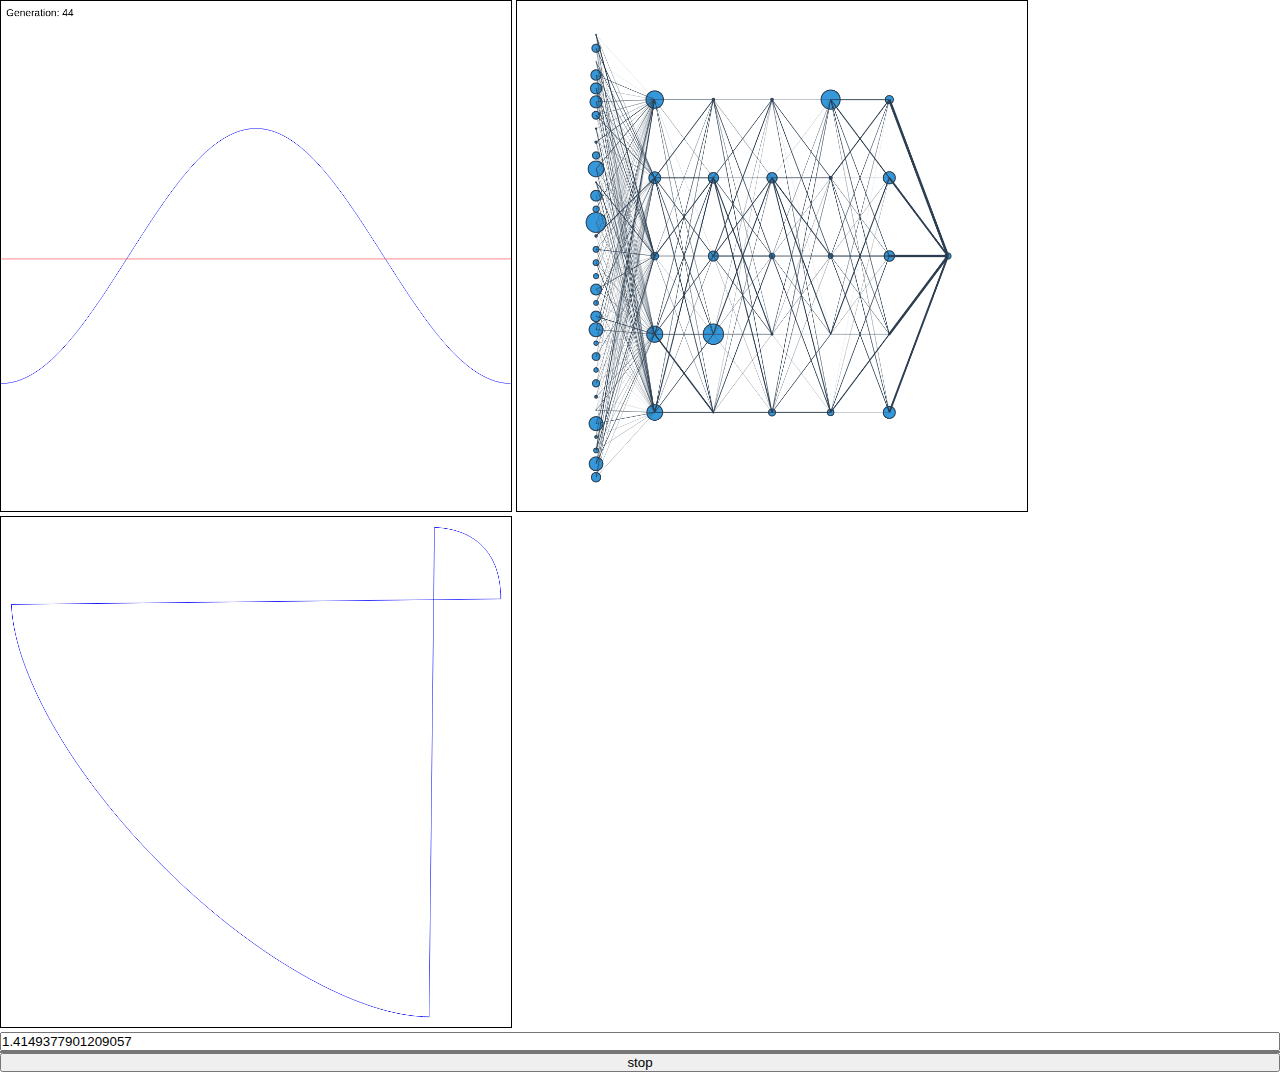
<file: function.html>
<!DOCTYPE html>
<html lang="en">
<head>
  <meta charset="UTF-8">
  <meta http-equiv="X-UA-Compatible" content="IE=Edge">
  <meta name="viewport" content="width=device-width, initial-scale=1">

  <title>HTML</title>
  <link rel="stylesheet" href="./src/style.css">
</head>

<body>
  <div>
    <canvas id="canvas" width="1000" height="1000"></canvas>
   <canvas id="mcanvas" width="1000" height="1000"></canvas>
   <canvas id="out" width="1000" height="1000"></canvas>
 </div>
 <input type="text" id="loss">
 <textarea id="outmodel"></textarea><button onclick="(()=>{generations = 0;})()">stop</button>
 <script src="./src/neural.js"></script>
 <script src="./src/function.js"></script>
</body>
</html>
</file>
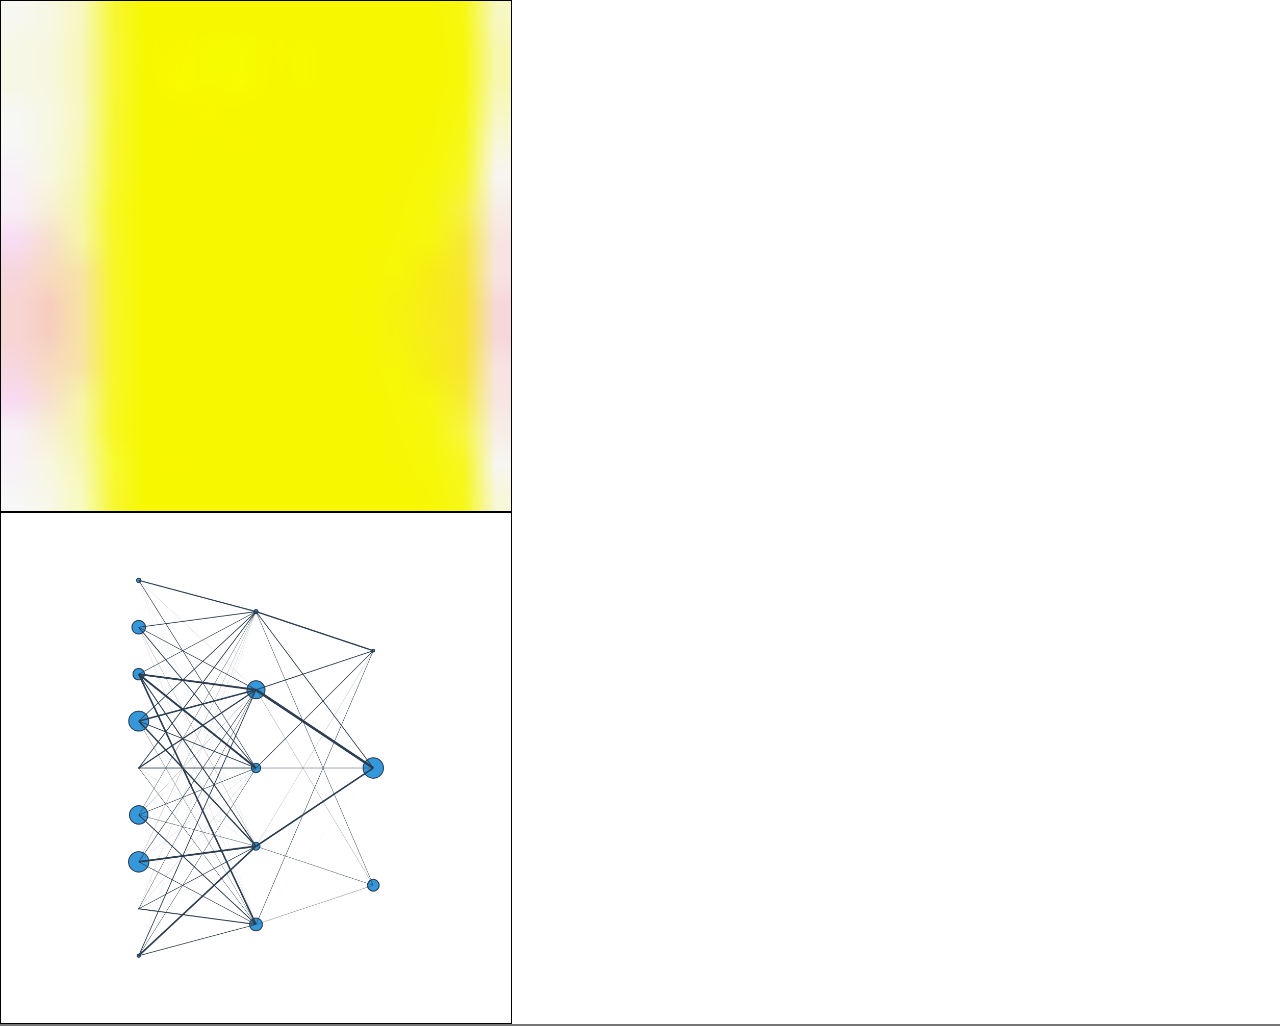
<file: image.html>
<!DOCTYPE html>
<html>
<head>
	<meta charset="utf-8">
	<meta name="viewport" content="width=device-width, initial-scale=1">
	<title>image approximator</title>
	<link rel="stylesheet" type="text/css" href="./src/style.css">
</head>
<body>
	<canvas id="canvas" width="1000" height="1000"></canvas><canvas id="mcanvas"width="1000" height="1000"></canvas>
	<textarea id="net"></textarea>
	<script src="./src/neural.js"></script>
<script src="./src/image.js"></script>
</body>
</html>
</file>
<file: src/style.css>
body {
    display: flex; /* Use flexbox for layout */
    flex-direction: column; /* Stack children vertically */
    margin: 0; /* Remove body margin */
    padding: 0; /* Remove body padding */
    height: 100vh; /* Full viewport height */
    overflow-x: hidden; /* Prevent scrolling */
}

canvas {
	margin:0;
	padding: 0;
    box-sizing: border-box;
    border: 1px solid #000;
    width: 40vw; /* Width set to 49% of viewport width */
    height: 40vw;
}

textarea {
	margin:0;
	padding: 0;
    box-sizing: border-box; /* Include padding and border in width/height */
    width: 100%; /* Change from 100vw to 100% */
    height: 100vh; /* Full viewport height */
}

* {
    margin: 0;
    padding: 0;
    -ms-overflow-style: none;  /* IE and Edge */
    scrollbar-width: none;  /* Firefox */
}

*::-webkit-scrollbar {
    display: none; /* Hide scrollbars */
}
</file>
